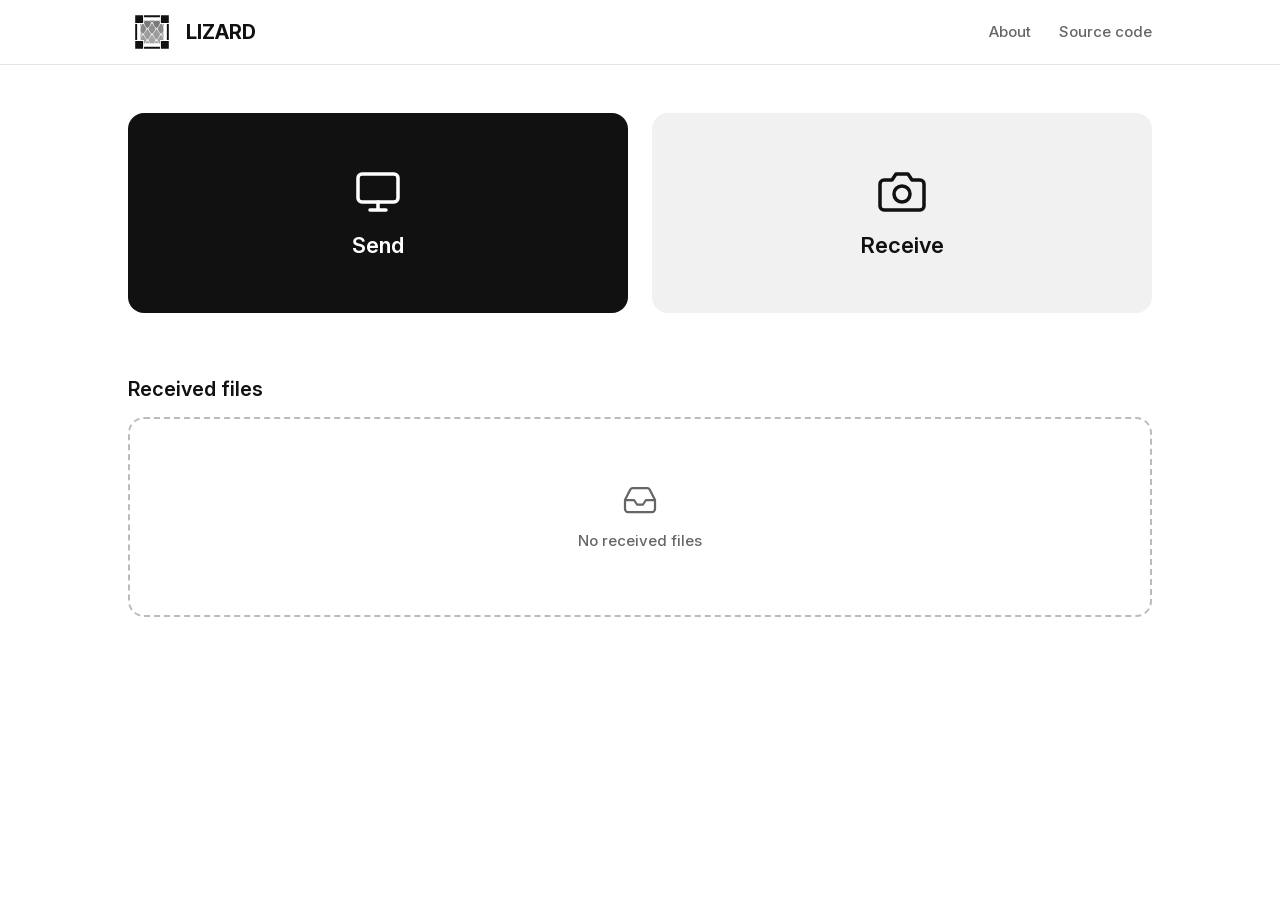
<file: lizard-web/index.html>
<!doctype html><meta charset="utf-8"><meta name="viewport" content="width=device-width,initial-scale=1"><title>LIZARD</title><meta name="description" content="Move files from a screen to a camera, with no network."><link rel="icon" href="icon.svg" type="image/svg+xml">
<link rel="preload" href="../liblizard/vendor/fonts/inter/InterVariable.woff2" as="font" type="font/woff2" crossorigin><link rel="stylesheet" href="ui.css">
<style>
  /* ai: Home (2026-10-01): Send and Receive, the received files (lizard-web/library.mjs, Delete all on their heading),
     About and Source code (a Settings section until 2026-11-07, the apps' the same). A column on a phone. */
  main,.top{max-width:34rem;margin:0 auto;padding:0 16px 2rem}
  .top{padding-bottom:0}
  /* ai: Home's mark beside LIZARD 48 px (2026-11-16; the tool pages' bars keep ui.css's 28) */
  .bar .brand img{width:48px;height:48px}
  /* ai: the PC's parts, hidden on a phone: the bar's About and Source code, the files' columns and their cells */
  .top .pc,.cols,.files .c-size,.files .c-when,.files .c-open,.emptybox{display:none}
  .files .c-act{display:flex;flex:none;align-items:center}
  /* ai: A phone's lists as folds (2026-11-07, the apps' ListFold; a muted label over the rows before): the hairline over
     each, its row 56 px, the title in medium and the count muted after it (.n), a tap on the row opening it (home.mjs
     folds; .shut while closed, closed until opened and kept as left), the chevron turned over while open; open, Delete
     all before the chevron and 16 px of light under the rows, the last row's hairline gone */
  .fold{border-top:1px solid var(--line)}
  .shead{display:flex;align-items:center;gap:8px;min-height:56px;cursor:pointer}.shead h2{flex:1 1 auto;margin:0;font-size:16px;font-weight:500;color:var(--fg)}
  .fold-t{display:flex;width:100%;min-height:0;padding:0;justify-content:flex-start;gap:8px;background:transparent;border-radius:0;font:inherit;color:inherit;text-align:left}
  .fold-t .n{font-weight:400;color:var(--muted)}.fold-t:hover{background:transparent}
  .shead .chev{flex:none;width:24px;height:24px;transition:transform .15s;
    background:url("data:image/svg+xml,%3Csvg xmlns='http://www.w3.org/2000/svg' viewBox='0 0 24 24' fill='none' stroke='%23666' stroke-width='2' stroke-linecap='round' stroke-linejoin='round'%3E%3Cpath d='M6 9l6 6 6-6'/%3E%3C/svg%3E") center/24px no-repeat}
  .fold:not(.shut) .chev{transform:rotate(180deg)}
  .fold.shut .list,.fold.shut .shead .danger{display:none}
  .fold:not(.shut){padding-bottom:16px}
  .fold .list .item:last-child{border-bottom:0}
  .go{margin-bottom:24px}
  .go{display:grid;grid-template-columns:1fr 1fr;gap:12px;margin:16px 0 8px}
  .go .btn{flex-direction:column;align-items:center;justify-content:center;gap:2px;min-height:104px;padding:16px;
    border-radius:16px;text-align:center;font-size:18px}
  .go .btn svg{margin-bottom:10px}
  /* ai: About a fold over Source code (2026-11-06, the apps' AboutFold): a hairline over it and under it, 24 px of light
     above (a Settings heading over it until 2026-11-07) */
  .settings details.dev{margin-top:0}
  /* ai: Home on a PC (2026-11-06; a window 900 px wide or more, under a mouse or no pointer): spacious, the bar across
     the window (the mark and LIZARD; About, opening the credits in a dialog, and Source code on its right), the
     content at most 1120 px wide with 48 px margins; Send and Receive two cards stretched across it, 200 px tall (the
     one place a PC's buttons stretch); Unfinished and Received files as lists with columns (Name, Progress or Size,
     Started or Received), each row's Continue or Open and its more menu on the right, Delete all on the files'
     heading. No Settings section: what it held is the bar's and the heading's. A phone keeps the column above. */
  @media (min-width:900px) and (pointer:fine),(min-width:900px) and (pointer:none){
    .top{max-width:none;padding:0;border-bottom:1px solid var(--line)}
    .top>.bar{max-width:1120px;margin:0 auto;padding:0 48px;border:0;min-height:64px}
    .top .pc{display:inline-flex}.top .pc.text{font-weight:500;color:var(--muted)}.top .pc:last-child{margin-right:-12px}
    main{max-width:1120px;padding:0 48px 3rem}
    .go{gap:24px;margin:48px 0 56px}
    .go .btn{height:200px;min-height:200px;gap:16px;border-radius:16px;font-size:22px;font-weight:600}
    .go .btn svg.i{width:48px;height:48px;stroke-width:1.75;margin:0}
    main>section{margin:0 0 48px}
    .fold{border-top:0;padding:0}.fold .list .item:last-child{border-bottom:1px solid var(--line)}
    .shead{min-height:40px;margin:0 0 8px;cursor:default}.shead .chev,.fold-t .n,#clearPartial{display:none}
    .shead h2,section>h2{margin:0;font-size:20px;font-weight:600;color:var(--fg)}
    #clearAllTop{margin-right:-12px}
    .settings{display:none}
    .cols,.files .item{display:grid;grid-template-columns:40px minmax(0,1fr) 200px 220px 160px;align-items:center;column-gap:16px}
    .cols{font-size:13px;font-weight:600;color:var(--muted);padding:0 0 8px;border-bottom:1px solid var(--line)}
    .cols>:first-child{grid-column:1 / span 2}
    .files .item{min-height:60px;padding:0;border-bottom:1px solid var(--line)}
    .files .item:last-child{border-bottom:1px solid var(--line)}
    .files .meta{display:none}
    .files .c-size,.files .c-when{display:flex;align-items:center;gap:10px;font-size:14px;color:var(--muted);font-variant-numeric:tabular-nums;white-space:nowrap}
    .files .c-act{justify-content:flex-end;gap:4px}
    .files .c-open{display:inline-flex;min-height:36px;padding:0 16px;font-size:14px}
    .files .c-act .menu>summary{width:36px;min-width:36px;min-height:36px;margin-right:-6px}
    .meter.mini{width:64px;margin:0;flex:none}
    #empty{padding:24px 0}
    /* ai: no received files: the section stays, its columns gone, a box with a dashed outline in their place, the inbox
       icon over "No received files" (2026-11-06) */
    #files.none .cols{display:none}
    #emptyPc:not([hidden]){display:flex;flex-direction:column;align-items:center;justify-content:center;gap:12px;height:200px;
      border:2px dashed #bbb;border-radius:16px;color:var(--muted);font-size:15px;font-weight:500}
    #emptyPc svg.i{width:36px;height:36px;stroke-width:1.5}
  }
</style>
<div class="top"><header class="bar"><span class="brand"><img src="icon.svg" alt="" width="48" height="48"><span>LIZARD</span></span><span class="grow"></span><button id="aboutTop" class="btn text pc" type="button">About</button><a class="btn text pc" href="https://github.com/GenMortoLabs/LIZARD" target="_blank" rel="noopener">Source code</a></header></div>
<!-- ai: About's credits on a PC, opened from the bar (the phone's fold below holds the same) -->
<dialog id="aboutDlg" class="dialog"><div id="aboutPc" class="about-text"></div><div class="row end"><button id="aboutClose" type="button">Close</button></div></dialog>
<main>
  <div class="go"><a id="send" class="btn" href="send.html"><svg class="i" viewBox="0 0 24 24" aria-hidden="true"><rect x="2" y="3" width="20" height="14" rx="2"/><path d="M8 21h8M12 17v4"/></svg>Send</a><a id="recv" class="btn" href="recv.html?auto"><svg class="i" viewBox="0 0 24 24" aria-hidden="true"><path d="M23 19a2 2 0 0 1-2 2H3a2 2 0 0 1-2-2V8a2 2 0 0 1 2-2h4l2-3h6l2 3h4a2 2 0 0 1 2 2z"/><circle cx="12" cy="13" r="4"/></svg>Receive</a></div>
  <section id="partial" class="fold" aria-labelledby="partial-h" hidden><div class="shead"><h2 id="partial-h"><button id="partialFold" class="fold-t" type="button" aria-expanded="false"><span class="ft">Unfinished</span><span id="partialN" class="n"></span></button></h2><button id="clearPartial" class="text danger" type="button">Delete all</button><span class="chev" aria-hidden="true"></span></div>
    <div class="cols" aria-hidden="true"><span>Name</span><span>Progress</span><span>Started</span><span></span></div>
    <ul id="partialList" class="list files"></ul>
  </section>
  <section id="files" class="fold" aria-labelledby="files-h"><div class="shead"><h2 id="files-h"><button id="filesFold" class="fold-t" type="button" aria-expanded="false"><span class="ft">Received files</span><span id="filesN" class="n"></span></button></h2><button id="clearAllTop" class="text danger" type="button" hidden>Delete all</button><span class="chev" aria-hidden="true"></span></div>
    <div id="empty" class="empty"><svg class="i" viewBox="0 0 24 24" aria-hidden="true"><path d="M14 2H6a2 2 0 0 0-2 2v16a2 2 0 0 0 2 2h12a2 2 0 0 0 2-2V8z"/><path d="M14 2v6h6"/></svg><span>This browser keeps no files: a received file stays until its page closes.</span></div>
    <div class="cols" aria-hidden="true"><span>Name</span><span>Size</span><span>Received</span><span></span></div>
    <div id="emptyPc" class="emptybox" hidden><svg class="i" viewBox="0 0 24 24" aria-hidden="true"><path d="M22 12h-6l-2 3h-4l-2-3H2"/><path d="M5.45 5.11 2 12v6a2 2 0 0 0 2 2h16a2 2 0 0 0 2-2v-6l-3.45-6.89A2 2 0 0 0 16.76 4H7.24a2 2 0 0 0-1.79 1.11z"/></svg><span>No received files</span></div>
    <ul id="list" class="list files"></ul>
  </section>
  <section class="settings">
    <details class="dev" id="aboutFold"><summary>About</summary><div id="about" class="about-text"></div></details>
    <a id="source" class="item" href="https://github.com/GenMortoLabs/LIZARD" target="_blank" rel="noopener"><span class="body"><span class="t">Source code</span></span></a>
  </section>
</main>
<script type="module" src="home.mjs"></script>
</file>
<file: lizard-web/ui.css>
/* ai: The look every LIZARD page shares: light, black and white, flat (no gradients, no shadows). Since 2026-10-01: */
/* ai: one solid black button a screen, the others on a soft grey fill, minor actions text alone, every button a pill; */
/* ai: a top app bar with a back arrow; lists */
/* ai: of rows for files and settings; cards on a soft fill. Colour is for two things only: an error (--bad) and a */
/* ai: finished transfer (--good). A page keeps its own layout inline; this file holds the tokens and the parts. The */
/* ai: Android app draws the same tokens and parts (lizard-android/app/src/main/java/dev/lizard/receiver/Parts.kt). */
/* ai: The type (2026-10-10): Inter for the text, JetBrains Mono for the readouts, both from liblizard/vendor/fonts (the */
/* ai: Android app and the desktop sender carry the same files). Inter is one variable file for every weight; each page */
/* ai: preloads it, and block keeps the first paint off the fallback face (no swap after it). */
@font-face{font-family:"Inter";src:url("../liblizard/vendor/fonts/inter/InterVariable.woff2") format("woff2");font-weight:100 900;font-style:normal;font-display:block}
@font-face{font-family:"JetBrains Mono";src:url("../liblizard/vendor/fonts/jetbrains-mono/JetBrainsMono-Regular.woff2") format("woff2");font-weight:400;font-style:normal;font-display:block}
:root{--fg:#111;--bg:#fff;--muted:#666;--line:#e4e4e4;--soft:#f1f1f1;--soft-2:#e6e6e6;--pressed:#dbdbdb;--card:#f6f6f6;--bad:#b00020;
  --good:#0a7a2f;color-scheme:light}
*,*::before,*::after{box-sizing:border-box}
html{-webkit-text-size-adjust:100%;text-size-adjust:100%}
body{margin:0;background:var(--bg);color:var(--fg);font:16px/1.5 Inter,system-ui,-apple-system,"Segoe UI",Roboto,sans-serif}
/* ai: the hidden attribute always wins, so a .btn's display never shows a button a page has hidden */
[hidden]{display:none !important}
a{color:var(--fg)}
/* ai: the icons (ui.mjs icon, and inline in the pages): a 24 grid, 2 px strokes in the text's colour */
svg.i{width:24px;height:24px;flex:none;display:block;fill:none;stroke:currentColor;stroke-width:2;stroke-linecap:round;stroke-linejoin:round}

/* ai: Buttons: a soft grey fill by default; .primary solid black (one a screen); .text, minor, no fill; .danger red text;
   .icon, a round 48 px target round a 24 px icon. 48 px tall for a thumb, 40 px under a mouse. */
button,.btn{display:inline-flex;align-items:center;justify-content:center;gap:8px;min-height:48px;margin:0;padding:0 20px;
  font:inherit;font-size:15px;font-weight:600;line-height:1.2;color:var(--fg);background:var(--soft);border:0;
  border-radius:999px;cursor:pointer;text-decoration:none;text-align:center;user-select:none;-webkit-tap-highlight-color:transparent}
/* ai: hover only where the pointer hovers: on a touch screen :hover sticks after a tap, and a button let go stays grey */
@media (hover:hover){button:hover,.btn:hover{background:var(--soft-2)}}
button:active,.btn:active{background:var(--soft-2)}
.primary,.primary:hover,.primary:active{background:var(--fg);color:var(--bg)}
@media (hover:hover){.primary:hover{background:#333}}
.text,.icon{background:transparent}
.text{padding:0 12px}
.danger{color:var(--bad)}
.icon{width:48px;min-width:48px;padding:0;border-radius:50%}
button:disabled,button:disabled:hover{background:var(--soft);color:rgba(17,17,17,.38);cursor:default}
.text:disabled,.icon:disabled{background:transparent}
@media (pointer:fine),(pointer:none){button,.btn{min-height:40px}.icon{width:40px;min-width:40px}}
:focus-visible{outline:2px solid var(--fg);outline-offset:2px}

/* ai: Fields on the soft fill, 8 px corners; a select's own arrow replaced by the apps' chevron (lizard-ui Parts.kt
   Select: 18 px, 12 px from its end). 16 px text: iOS zooms the page in on focus of anything smaller. */
select,input{font:inherit;font-size:16px;font-weight:400;color:var(--fg);background-color:var(--soft);border:1px solid transparent;
  border-radius:8px;min-height:48px;padding:0 12px;min-width:0;max-width:100%}
select{appearance:none;-webkit-appearance:none;padding-right:42px;background-repeat:no-repeat;background-position:right 12px center;
  background-size:18px;background-image:url("data:image/svg+xml,%3Csvg xmlns='http://www.w3.org/2000/svg' viewBox='0 0 24 24' fill='none' stroke='%23666' stroke-width='2' stroke-linecap='round' stroke-linejoin='round'%3E%3Cpath d='M6 9l6 6 6-6'/%3E%3C/svg%3E")}
select:focus-visible,input:focus-visible{outline:none;border-color:var(--fg)}
/* ai: Sliders as the apps draw them (lizard-ui Parts.kt Bar, 2026-11-06): a 6 px track with round ends on the hairline's
   grey, filled in the foreground's colour up to a 20 px round thumb, the fill ending at the thumb's centre (ui.mjs
   slider sets --f, the value's fraction); the full width of their box, 48 px tall, none of the fields' padding or fill */
input[type=range]{-webkit-appearance:none;appearance:none;width:100%;height:48px;min-height:0;padding:0;margin:0;background:transparent;border:0;--f:0}
input[type=range]::-webkit-slider-runnable-track{height:6px;border-radius:3px;background:linear-gradient(to right,var(--fg) calc(10px + (100% - 20px) * var(--f)),var(--line) 0)}
input[type=range]::-webkit-slider-thumb{-webkit-appearance:none;width:20px;height:20px;margin-top:-7px;border:0;border-radius:50%;background:var(--fg)}
input[type=range]::-moz-range-track{height:6px;border-radius:3px;background:var(--line)}
input[type=range]::-moz-range-progress{height:6px;border-radius:3px;background:var(--fg)}
input[type=range]::-moz-range-thumb{width:20px;height:20px;border:0;border-radius:50%;background:var(--fg)}
input[type=range]:disabled{opacity:.38}
select:disabled,input:disabled{color:rgba(17,17,17,.38)}
@media (pointer:fine),(pointer:none){select,input:not([type=range]){min-height:40px}}
/* ai: A choice among a few as the apps' chips (lizard-ui Parts.kt Chip and Chips, 2026-11-10; the rule: a few fixed
   choices chips, a spectrum a slider, a menu the last resort): a row that wraps, 8 px apart; each 36 px tall, 8 px
   corners, 14 px in from its ends, 15 px text on the soft fill; the chosen one solid, its label semibold; one not
   available at 38% ink. Its <select data-chips> stays the value and is not drawn (ui.mjs chips). */
select[data-chips]{display:none}
.chips{display:flex;flex-wrap:wrap;gap:8px}
.chip{font:inherit;font-size:15px;line-height:20px;font-weight:400;color:var(--fg);background:var(--soft);border:0;border-radius:8px;
  min-height:36px;padding:0 14px;margin:0;cursor:pointer}
.chip.on{background:var(--fg);color:var(--bg);font-weight:600}
.chip:disabled{color:rgba(17,17,17,.38);cursor:default}.chip.on:disabled{color:var(--bg);background:#a5a5a5}
/* ai: a setting greyed (ui.mjs greyOut, 2026-11-18: grey, never hide): its title and value at 38%, its controls disabled;
   a chosen chip greyed keeps its mark, the ink at 38% on the page (#a5a5a5, lizard-ui GreyInk) */
label.greyed,details.dev label.greyed,.settings label.greyed,.blocks.greyed .row>span{color:rgba(102,102,102,.38)}
@media (hover:hover){.chip:not(.on):not(:disabled):hover{background:var(--pressed)}}
.row{display:flex;flex-wrap:wrap;gap:8px;align-items:center}

/* ai: Status: .status is the state line, .nums the user's figures under it (progress, size, speed, time left: their
   figures of one width so they do not jitter), .lab the lab line in Developer Tools (a code block, as the readouts), .why the
   hints when there are any. */
.status{font-size:18px;font-weight:600;line-height:1.35;margin:4px 0}
.nums{font-size:14px;font-variant-numeric:tabular-nums;color:var(--muted);margin:2px 0}
.lab,pre.readout{font:13px/1.45 "JetBrains Mono",ui-monospace,SFMono-Regular,Menlo,Consolas,monospace;color:var(--muted);background:var(--card);
  border-radius:8px;padding:8px 12px;margin:8px 0;white-space:pre-wrap;word-break:break-word}
pre.readout{font-size:12px;color:var(--fg)}
.lab:empty,pre.readout:empty{display:none}
.why{font-weight:600;margin:4px 0}
.good{color:var(--good)}
.bad{color:var(--bad)}
/* ai: a file's name in a line (ui.mjs sayName, 2026-10-23; the PC's NameLine since 2026-11-06): on one line, the head,
   the ending and the rest whole while the stem gives way (its shrink a hundred thousand times theirs), the stem cut with
   an ellipsis, the rest cut with one once the stem is gone; each part's spaces kept (a flex item drops a leading or
   trailing one otherwise: "Sending ", a bundle's " and N more.tar", " 2.0 MB") */
.fname{display:inline-flex;max-width:100%;white-space:nowrap;vertical-align:bottom}
.fname>*{flex:none;white-space:pre}
.fname>.stem{flex:0 100000 auto;overflow:hidden;text-overflow:ellipsis;min-width:0}
.fname>.rest{flex:0 1 auto;overflow:hidden;text-overflow:ellipsis;min-width:0}
.hint{color:var(--muted);font-size:14px}
.meter{height:6px;background:var(--soft);border-radius:3px;overflow:hidden;margin:8px 0}
.meter>span{display:block;height:100%;width:0;background:var(--fg);border-radius:3px}

/* ai: The top app bar every page carries: Home's mark and name, or on the other pages a back arrow (home) and the page's
   title; the other tool (#swap, a text button) and Settings (an icon button) on the right. Its height is fixed, so
   nothing below it moves when a page's state changes. */
.bar{display:flex;align-items:center;gap:4px;min-height:56px;border-bottom:1px solid var(--line);flex:none}
.bar .brand{display:inline-flex;align-items:center;gap:10px;min-height:48px;font-size:20px;font-weight:700;color:var(--fg);text-decoration:none}
.bar .brand img{width:28px;height:28px;display:block}
.bar .back{margin-left:-12px}
.bar h1{margin:0 0 0 4px;font-size:20px;font-weight:600;white-space:nowrap;overflow:hidden;text-overflow:ellipsis;min-width:0}
.bar .grow{flex:1 1 auto}
.bar>.icon:last-child{margin-right:-12px}
@media (pointer:fine),(pointer:none){.bar .back{margin-left:-8px}.bar>.icon:last-child{margin-right:-8px}}
/* ai: The tool pages' sidebar collapser (2026-10-02): an icon at the bar's end in landscape, where the controls are a
   column beside the code or the camera;
   collapsed (body.collapsed, ui.mjs collapser), the column is a 56 px rail holding it alone, its chevrons turned, and
   the page's own room the rest (each page sizes its column by --side). Portrait stacks the controls: no button.
   Since 2026-11-01 by the pointer: a phone's (coarse) the collapser alone, no edge and no switch in the column's bar;
   anything else (a mouse's fine pointer, or none) no collapser in the open column's bar, the column's edge an editor's
   sash (ui.mjs sideResizer); the rail's expander on both. */
/* ai: the default column 20rem, or the page's floor where that is wider (ui.mjs sideResizer sets --side-floor: the
   sender's row with a 17 px Windows scrollbar beside it needs more than 20rem) */
:root{--side:max(20rem,var(--side-floor,0px))}
.side-edge{display:none}
.bar .collapse{display:none}
@media (orientation:landscape){
  /* ai: the tool pages' way Home is the rail's last square in landscape, not the bar (2026-10-05): expanding the column
     put the bar's back arrow where the expand button had been, and a second tap left the page */
  .bar .back{display:none}
  .bar .back+h1{margin-left:0}
  body.collapsed{--side:56px}
  body.collapsed .bar{padding:0;justify-content:center}
  body.collapsed .bar>:not(.collapse){display:none}
  body.collapsed .bar>.collapse{margin:0}
  body.collapsed .collapse svg{transform:rotate(180deg)}
  body.resizing{cursor:col-resize;user-select:none}
  body.collapsed .rail{display:flex;flex:1 1 auto}
}
@media (orientation:landscape) and (pointer:coarse){
  .bar .collapse{display:flex}
  .bar #swap{display:none}
}
@media (orientation:landscape) and (pointer:fine),(orientation:landscape) and (pointer:none){
  /* ai: the column's edge, dragged (ui.mjs sideResizer, 2026-10-05), the rail's too: since 2026-11-06 the apps' (lizard-ui
     Column.kt SideEdge), a strip from the hairline 20 px over the main area's side; under the pointer for 300 ms (.lit,
     ui.mjs sideResizer), and while dragged (body.resizing), the hairline grows to a line 4 px wide in a pressed button's grey (--pressed, the
     apps' Pressed), widening into the main area's side, over 120 ms */
  .side-edge{display:block;position:fixed;top:0;bottom:0;left:calc(var(--side) - 1px);width:21px;cursor:col-resize;z-index:5;touch-action:none}
  .side-edge::before{content:"";position:absolute;left:0;top:0;bottom:0;width:1px;background:var(--line);transition:width .12s,background-color .12s}
  .side-edge.lit::before,body.resizing .side-edge::before{width:4px;background:var(--pressed)}
  /* ai: the column's scrollbar (send's #pane, recv's #side) out of sight while the edge's bar shows, lit or dragged, so
     the two are never side by side (2026-11-06): transparent, its room kept, so nothing moves */
  body.edge-lit :is(#pane,#side),body.resizing :is(#pane,#side){scrollbar-color:transparent transparent}
  body.full .side-edge{display:none}
  body.collapsed .bar .collapse{display:flex}
}
/* ai: The collapsed rail's squares (2026-10-02): 56 px each under
   the bar's button; a pause that turns to play (.off), a figure over its unit (.rate), the receiver's green tick (.done). */
.rail{display:none;flex-direction:column;align-items:center}
.rail>*{width:56px;height:56px;flex:none;display:flex;flex-direction:column;align-items:center;justify-content:center;margin:0;padding:0}
.rail>[hidden]{display:none}
.rail .rate{font-size:13px;line-height:1.2;font-weight:600;color:var(--fg);font-variant-numeric:tabular-nums}
.rail .rate small{font-size:11px;font-weight:400;color:var(--muted)}
.rail .done{color:var(--good)}
.rail .rate .spin{width:18px;height:18px;margin-bottom:3px;border:2px solid var(--line);border-top-color:var(--fg);border-radius:50%;animation:dt-spin .8s linear infinite}
@media (prefers-reduced-motion:reduce){.rail .rate .spin{animation:none}}
.rail .play,.rail .off .pause{display:none}.rail .off .play{display:block}
/* ai: A square at the rail's foot (the sender's "?", 2026-10-03), and the card it opens: a popover beside the rail, at
   the foot of the window, on the card fill. */
.rail .help{margin-top:auto}
/* ai: Home, the rail's last square (2026-10-05): at the foot, under the sender's "?" where there is one */
.rail .home{margin-top:auto}
.rail .help~.home{margin-top:0}
/* ai: A dialog in the middle (the receiver's first-camera note), the page's colours */
.dialog{border:0;border-radius:12px;padding:20px 20px 16px;max-width:22rem;background:var(--bg);color:var(--fg);box-shadow:0 8px 32px rgba(0,0,0,.25);font-size:15px;line-height:1.45}
.dialog::backdrop{background:rgba(0,0,0,.35)}
.dialog p{margin:0 0 16px}
.row.end{justify-content:flex-end}
.pop{position:fixed;inset:auto auto 8px 64px;margin:0;max-width:18rem;border:0;border-radius:12px;padding:12px 16px;background:var(--card);color:var(--fg);box-shadow:0 4px 16px rgba(0,0,0,.18);font-size:14px;line-height:1.4}


/* ai: Sections and rows: a section's heading a small grey label; a row (.item) 56 px tall at least, its text (.body: .t
   the title, .s the line under it) beside a leading icon (.lead) and a trailing control, a hairline between rows. */
.settings>h2,section>h2{font-size:14px;font-weight:600;color:var(--muted);margin:24px 0 4px}
.settings label{display:grid;gap:4px;font-size:14px;color:var(--muted);margin:8px 0}
.settings label select{color:var(--fg);width:100%}
.list{list-style:none;margin:0;padding:0}
.item{display:flex;align-items:center;gap:12px;min-height:56px;padding:8px 0;border-bottom:1px solid var(--line)}
.item:last-child{border-bottom:0}
button.item{width:100%;justify-content:flex-start;padding:8px 0;font-weight:400;font-size:16px;text-align:left;background:transparent;border-radius:0}
@media (hover:hover){button.item:hover{background:transparent}}
a.item{text-decoration:none}
.item .body{display:flex;flex-direction:column;flex:1 1 auto;min-width:0}
/* ai: a row's title on one line, cut with an ellipsis where the row is too narrow for it (2026-10-23) */
.item .t{font-weight:500;white-space:nowrap;overflow:hidden;text-overflow:ellipsis}
.item .s{font-size:14px;color:var(--muted)}
.lead{display:grid;place-items:center;width:40px;height:40px;border-radius:10px;background:var(--soft);flex:none}
/* ai: The senders' file upload (2026-10-26, LocalSend's geometry; the apps' Parts the same): .tile a button 104 px tall,
   an icon over one word; .sel the selection's card, its count and Clear on one line over its items (.itile: the icon,
   the name with its stem cut and its ending kept, the size, an x at its corner). The tiles share one row across the
   width, always; the items are a grid stretched across it, 104 px the narrowest before one folds to the next row, a
   short last row keeping the columns' width (auto-fill). */
.tiles{display:grid;grid-auto-flow:column;grid-auto-columns:minmax(0,1fr);gap:12px}
.tile{flex-direction:column;gap:8px;width:100%;height:104px;padding:0;border-radius:12px;font-weight:500}
.tile svg.i{width:32px;height:32px}
.sel{padding:4px 12px 12px;border-radius:12px;background:var(--card)}
.sel>.head{display:flex;align-items:center;gap:8px;min-height:40px;padding-left:4px}
.sel>.head>span{flex:1 1 auto;min-width:0;font-weight:500;white-space:nowrap;overflow:hidden;text-overflow:ellipsis}
.items{display:grid;grid-template-columns:repeat(auto-fill,minmax(104px,1fr));gap:8px;margin:4px 0 0;padding:0;list-style:none}
.itile{position:relative;display:flex;flex-direction:column;align-items:center;justify-content:center;gap:2px;min-width:0;
  height:104px;padding:8px;border-radius:12px;background:var(--bg)}
.itile>svg.i{width:28px;height:28px;margin-bottom:4px;color:var(--muted)}
/* ai: Send's code colours (2026-11-16, the apps' lizard-ui Colours): two tiles filled with the ink
   and the paper (send.mjs sets the fill and the text's colour), the picker under them: the hue and saturation wheel,
   the brightness bar, the hex and Done */
.ctiles{display:grid;grid-template-columns:1fr 1fr;gap:8px}
.ctile{display:flex;flex-direction:column;justify-content:space-between;align-items:flex-start;height:64px;min-height:64px;padding:10px 12px;
  border-radius:12px;border:1px solid rgba(0,0,0,.14);font-weight:400;text-align:left}
.ctile .n{font-size:13px;font-weight:600;opacity:.8}.ctile .h{font-size:16px;font-variant-numeric:tabular-nums}
.ctile.open{border:2px solid var(--fg)}
.picker{display:flex;flex-direction:column;align-items:center;gap:12px;margin-top:12px}.picker[hidden]{display:none}
.picker #wheel{width:220px;height:220px;touch-action:none;cursor:crosshair}
.picker #valBar{width:100%;height:28px;touch-action:none;cursor:pointer}
.picker .hexrow{display:flex;gap:8px;width:100%;align-items:center}.picker .hexrow input{flex:1;min-width:0}
/* ai: a pick being read (2026-11-16, the apps' loading tile): a spinner in the icon's room */
.itile>.spin{box-sizing:border-box;width:24px;height:24px;margin:2px 2px 6px;border:2.5px solid var(--line);border-top-color:var(--fg);border-radius:50%;animation:dt-spin .8s linear infinite}
@media (prefers-reduced-motion:reduce){.itile>.spin{animation:none}}
.itile .t{max-width:100%;font-size:13px;font-weight:500;line-height:1.3}
.itile .s{font-size:12px;color:var(--muted);white-space:nowrap}
.itile .x{position:absolute;top:2px;right:2px;width:28px;min-width:28px;height:28px;min-height:28px;padding:0;background:transparent}
.itile .x svg.i{width:16px;height:16px}
/* ai: The received files (home.mjs): the row opens its file; the more icon's menu holds Open, Save, Share, Delete. */
.files .name{flex:1 1 auto;min-width:0;white-space:nowrap;overflow:hidden;text-overflow:ellipsis;font-weight:500;text-decoration:none}
.files .meta{display:block;overflow:hidden;text-overflow:ellipsis;font-weight:400;font-size:14px;color:var(--muted)}
.menu{position:relative;flex:none}
.menu>summary{list-style:none}
.menu>summary::-webkit-details-marker{display:none}
.menu .acts{position:absolute;right:0;top:calc(100% + 4px);z-index:5;display:flex;flex-direction:column;min-width:11rem;
  padding:6px 0;background:var(--bg);border:1px solid var(--line);border-radius:12px}
.menu .acts>*{justify-content:flex-start;min-height:44px;padding:0 16px;border-radius:0;background:transparent;font-weight:400}
@media (hover:hover){.menu .acts>*:hover{background:var(--soft)}}
.empty{display:flex;flex-direction:column;align-items:center;gap:8px;padding:24px 0;color:var(--muted);font-size:14px;text-align:center}

/* ai: the tool pages' folds (details.dev: the settings by topic since 2026-11-12, one Settings fold before, and Developer
   Tools; the Developer panel until 2026-10-01, Advanced until 2026-10-03): the switches and readouts, closed unless
   opened (ui.mjs remember keeps each); its summary a row with a chevron that turns. */
details.dev{border-top:1px solid var(--line);margin-top:0}
details.dev>summary{list-style:none;display:flex;align-items:center;min-height:56px;cursor:pointer;font-weight:500;user-select:none}
details.dev>summary::-webkit-details-marker{display:none}
/* ai: the apps' chevron (lizard-ui Parts.kt Fold): Feather's, 24 px, muted, turned over while open */
details.dev>summary::after{content:"";flex:none;margin-left:auto;width:24px;height:24px;
  background:url("data:image/svg+xml,%3Csvg xmlns='http://www.w3.org/2000/svg' viewBox='0 0 24 24' fill='none' stroke='%23666' stroke-width='2' stroke-linecap='round' stroke-linejoin='round'%3E%3Cpath d='M6 9l6 6 6-6'/%3E%3C/svg%3E") center/24px no-repeat;transition:transform .15s}
details.dev[open]>summary::after{transform:rotate(180deg)}
/* ai: a fold's first line straight under its row (2026-10-02) */
details.dev>summary+*,details.dev>summary+.grid>label:first-child{margin-top:0}
/* ai: a fold's fields, one rhythm (2026-10-02): a label 4 px over its control,
   16 px between fields whatever the control (a menu, a slider); no group headings inside a fold (the folds by topic,
   2026-11-12) */
details.dev .grid{display:grid;grid-template-columns:repeat(auto-fill,minmax(min(100%,14rem),1fr));gap:16px;margin:4px 0 16px}
/* ai: a field's title as the apps' (lizard-ui Parts.kt Field, 2026-11-06): 14 px semibold, muted, in a 36 px row, 4 px
   over its control */
details.dev label{display:grid;grid-template-rows:minmax(36px,auto) auto;align-items:center;gap:4px;font-size:14px;font-weight:600;color:var(--muted);margin:0}
/* ai: the sender's blocks a frame (2026-10-01): a slider (its first step auto since 2026-10-05, an auto box beside it
   before), the count and what it holds above */
.blocks{display:flex;flex-direction:column;gap:4px;margin:0}.blocks .row{display:flex;align-items:center;gap:12px;justify-content:space-between;min-height:36px}
/* ai: a slider's title and value in the fields' style (2026-10-02): the title semibold, its value regular (the apps' Field) */
.blocks .row>span{font-size:14px;color:var(--muted)}.blocks .row>span:first-child{font-weight:600}
.item .s:empty{display:none}
#blocksOut,#fpsOut{color:var(--muted);font-variant-numeric:tabular-nums}
/* ai: About, a fold (2026-11-06, the apps' AboutFold): closed until opened and not kept, its text in paragraphs 10 px
   apart (ui.mjs about): the build line muted, the license, the design it is based on, the credits a line a license */
.about-text{display:flex;flex-direction:column;gap:10px;margin:0 0 16px;font-size:14px;line-height:20px}
.about-text>p{margin:0}.about-text>.build{color:var(--muted)}
/* ai: Source code after About on a tool page, a hairline over it (the apps' SourceRow) */
details.dev+a.item{border-top:1px solid var(--line)}
.sr-only{position:absolute;width:1px;height:1px;padding:0;margin:-1px;overflow:hidden;clip:rect(0 0 0 0);
  white-space:nowrap;border:0}
/* ai: a send's or a receive's block (ui.mjs details, 2026-11-07; the apps' lizard-ui Details): the head (the file's icon,
   the name semibold 16 px, a percentage or a spinner at its end), the meter, a row a fact, its label muted */
.dt{display:flex;flex-direction:column;margin:12px 0 0}.dt[hidden]{display:none}.dt.ghost{visibility:hidden}
.dt-head{display:flex;align-items:center;gap:8px;min-height:30px}
.dt-head>svg.i{width:20px;height:20px;flex:none;color:var(--muted)}
.dt-head .nm{font-weight:600;font-size:16px;flex:1;min-width:0;white-space:nowrap;overflow:hidden;text-overflow:ellipsis}
.dt-head .pc{font-size:14px;color:var(--muted);font-variant-numeric:tabular-nums}
.dt-head .spin{width:16px;height:16px;border:2px solid var(--line);border-top-color:var(--fg);border-radius:50%;flex:none;animation:dt-spin .8s linear infinite}
@keyframes dt-spin{to{transform:rotate(360deg)}}
@media (prefers-reduced-motion:reduce){.dt-head .spin{animation:none}}
.dt-row{display:flex;justify-content:space-between;gap:12px;font-size:14px;min-height:26px;align-items:center}
.dt-row>.k{color:var(--muted)}.dt-row>.v{font-variant-numeric:tabular-nums;white-space:nowrap}
.dt .meter{margin:8px 0}
/* ai: warnings as status labels (ui.mjs warnings, 2026-11-07; the apps' lizard-ui WarnRow): the red triangle, the label,
   a value at the right */
.wr{display:flex;align-items:center;gap:8px;font-size:14px;min-height:26px;font-weight:400}
.wr>svg.i{width:16px;height:16px;flex:none;color:var(--bad)}
.wr.h>svg.i{color:var(--muted)}
.wr>.l{flex:1;min-width:0;color:var(--fg);white-space:nowrap;overflow:hidden;text-overflow:ellipsis}
.wr>.v{color:var(--muted);font-variant-numeric:tabular-nums;white-space:nowrap}
.ghost.wr,.ghost>.wr{visibility:hidden}
</file>
